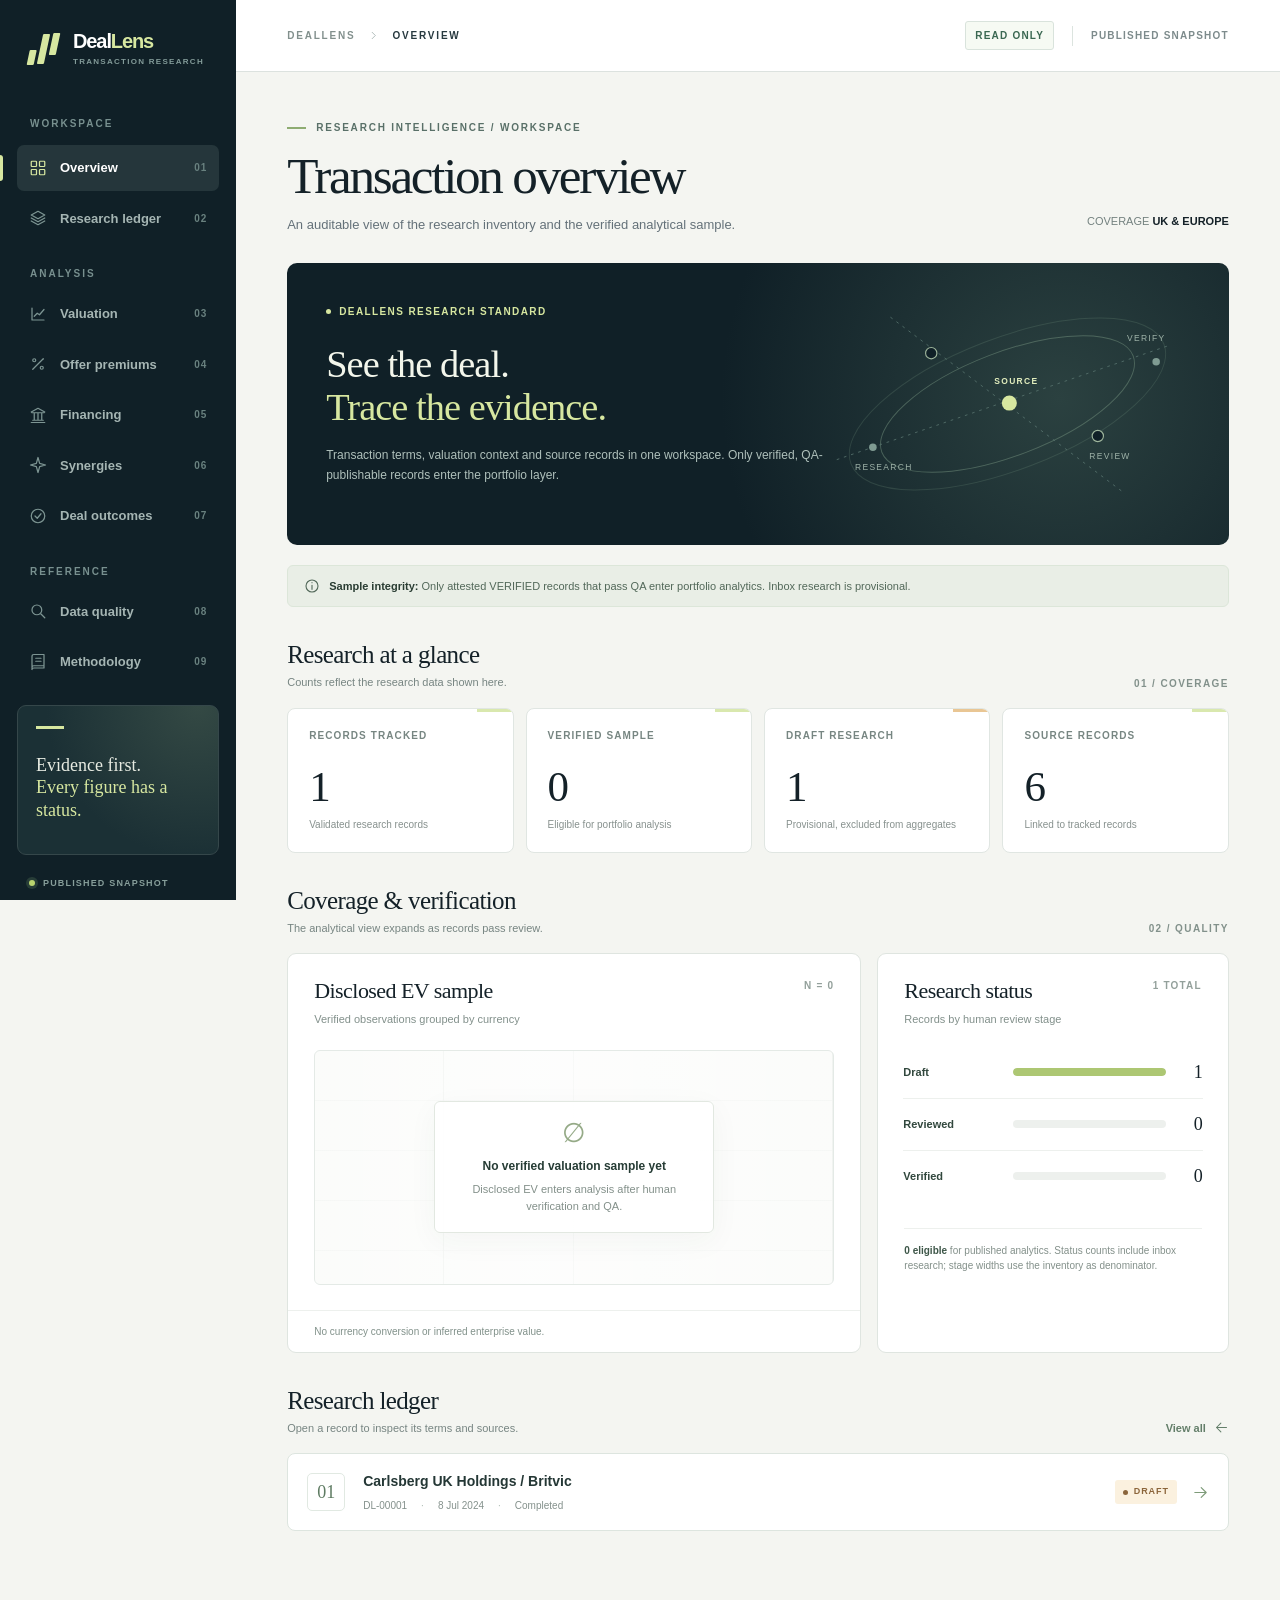
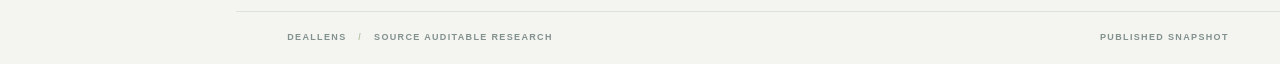
<file: index.html>
<!doctype html>
<html lang="en">
<head>
  <meta charset="utf-8">
  <meta name="viewport" content="width=device-width, initial-scale=1">
  <meta name="theme-color" content="#101a20">
  <meta name="description" content="DealLens M&A research workspace with source linked transaction records and verified portfolio analytics.">
  <title>DealLens | Research workspace</title>
  <style>
:root{--ink:#142128;--ink-2:#1d3038;--muted:#647179;--subtle:#8a9699;--line:#dce2df;--paper:#f4f5f1;--white:#fff;--lime:#d7e7a0;--signal:#b9d46e;--amber:#e8b877;--rust:#a6563b;--sidebar:#102027;--sidebar-line:#2b3b40;--serif:Georgia,"Times New Roman",serif;--sans:Inter,"Aptos","Segoe UI",Arial,sans-serif}
*{box-sizing:border-box}html{scroll-behavior:smooth}body{margin:0;background:var(--paper);color:var(--ink);font:14px/1.5 var(--sans);-webkit-font-smoothing:antialiased}button,input{font:inherit}button{cursor:pointer}a{color:inherit;text-decoration:none}svg{width:20px;height:20px;fill:none;stroke:currentColor;stroke-width:1.65;stroke-linecap:round;stroke-linejoin:round}.icon-library{position:absolute;width:0;height:0;overflow:hidden}::selection{background:#d7e7a0;color:#17282c}
.app-shell{min-height:100vh;display:grid;grid-template-columns:236px minmax(0,1fr)}.sidebar{position:sticky;top:0;height:100vh;background:var(--sidebar);color:#d4dfd9;display:flex;flex-direction:column;padding:29px 17px 20px;z-index:12}.brand{display:flex;align-items:center;gap:12px;padding:2px 13px 20px}.brand-mark{height:32px;width:31px;display:flex;align-items:center;gap:3px;transform:skew(-12deg)}.brand-mark span{width:7px;background:var(--lime);border-radius:1px}.brand-mark span:nth-child(1){height:15px;align-self:flex-end}.brand-mark span:nth-child(2){height:30px}.brand-mark span:nth-child(3){height:22px;align-self:flex-start}.brand-copy{font-size:20px;font-weight:750;letter-spacing:-.055em;color:#fff;line-height:1}.brand-copy span{color:var(--lime)}.brand-copy small{display:block;color:#839b99;font-size:8px;letter-spacing:.16em;font-weight:700;margin-top:7px}.sidebar-rule{height:1px;background:var(--sidebar-line);margin:0 13px 30px}.sidebar-label{font-size:10px;letter-spacing:.2em;font-weight:700;color:#78908f;margin:0 13px 14px}.primary-nav{display:grid;gap:5px}.primary-nav a{display:flex;align-items:center;gap:13px;padding:13px 12px;border-radius:7px;color:#a5b5b3;font-size:13px;font-weight:550;transition:background .2s,color .2s}.primary-nav a svg{width:18px;height:18px;stroke:#7d9593}.primary-nav a:hover,.primary-nav a.active{background:#25363b;color:#fff}.primary-nav a.active:before{content:"";position:absolute;left:0;height:26px;width:3px;background:var(--lime);border-radius:0 3px 3px 0}.primary-nav a.active svg{stroke:var(--lime)}.nav-key{margin-left:auto;color:#69817f;font-size:10px;letter-spacing:.08em}.sidebar-bottom{margin-top:auto}.sidebar-note{border:1px solid #35474a;border-radius:9px;padding:20px 18px 16px;min-height:150px;background:radial-gradient(circle at 90% 0,#344944 0,transparent 65%),#1b3035}.small-accent{display:block;height:3px;width:28px;background:var(--lime)}.sidebar-note p{font-family:var(--serif);font-size:18px;line-height:1.25;margin:25px 0 0;color:#e7ebe2}.sidebar-note strong{font-weight:400;color:var(--lime)}.sidebar-context{display:flex;align-items:center;gap:8px;color:#879e9a;font-size:9px;font-weight:700;letter-spacing:.13em;padding:22px 12px 0}.live-dot{width:6px;height:6px;background:var(--signal);border-radius:50%;box-shadow:0 0 0 3px #273d37}
.main-column{min-width:0;display:flex;flex-direction:column}.topbar{height:72px;flex-shrink:0;background:#fff;border-bottom:1px solid var(--line);display:flex;align-items:center;justify-content:space-between;padding:0 clamp(24px,4vw,60px)}.breadcrumbs{display:flex;align-items:center;gap:13px;font-size:10px;letter-spacing:.18em;font-weight:750;color:#82908d}.breadcrumbs strong{color:#283a40}.breadcrumbs svg{width:11px;height:11px;stroke:#9caba9}.topbar-right{display:flex;align-items:center;gap:18px;color:#7d8b8c;font-size:10px;letter-spacing:.12em;font-weight:700}.read-only{border:1px solid #d9e3dc;border-radius:3px;padding:6px 9px;color:#3b6852;background:#f6faf3}.topbar-divider{width:1px;height:20px;background:#dce4df}.mobile-menu{display:none}.footer{margin-top:auto;display:flex;justify-content:space-between;gap:20px;border-top:1px solid var(--line);padding:19px clamp(24px,4vw,60px);font-size:9px;color:#82918e;font-weight:750;letter-spacing:.15em}.footer-dot{color:#b5c6a4;padding:0 8px}
main{padding:44px clamp(24px,4vw,60px) 80px;max-width:1640px;width:100%;margin:0 auto;min-height:calc(100vh - 123px)}.eyebrow{font-size:10px;letter-spacing:.18em;font-weight:800;color:#597068;text-transform:uppercase}.eyebrow:before{content:"";display:inline-block;width:19px;height:2px;background:#8eac72;vertical-align:middle;margin-right:10px}.page-heading{display:flex;justify-content:space-between;gap:28px;align-items:end;margin:12px 0 28px}.page-heading h1{font-family:var(--serif);font-size:clamp(38px,4vw,58px);line-height:1.06;font-weight:400;letter-spacing:-.045em;margin:0}.page-heading p{color:var(--muted);font-size:13px;margin:12px 0 0;max-width:560px}.heading-aside{font-size:11px;color:#73817f;white-space:nowrap;padding-bottom:5px}.heading-aside strong{color:var(--ink)}
.hero{background:var(--sidebar);color:#f3f6eb;border-radius:10px;position:relative;overflow:hidden;min-height:255px;display:grid;grid-template-columns:1.15fr .85fr;padding:36px 39px}.hero:before{content:"";position:absolute;inset:0;background:radial-gradient(circle at 82% 48%,#2b4140 0,transparent 43%);pointer-events:none}.hero-copy{position:relative;z-index:1}.hero-tag{display:inline-flex;align-items:center;gap:8px;color:var(--lime);font-size:10px;font-weight:750;letter-spacing:.14em}.hero-tag:before{content:"";height:5px;width:5px;background:var(--lime);border-radius:50%}.hero h2{font:400 clamp(28px,3vw,42px)/1.12 var(--serif);letter-spacing:-.025em;max-width:565px;margin:23px 0 16px}.hero h2 em{font-style:normal;color:var(--lime)}.hero p{max-width:510px;color:#afc0bb;font-size:12px;line-height:1.7;margin:0}.hero-art{position:relative;min-height:180px;display:flex;align-items:center;justify-content:center}.hero-art svg{width:min(100%,390px);height:210px;stroke:none;overflow:visible}.hero-art .orbit{fill:none;stroke:#6d8a78;stroke-width:1;opacity:.55}.hero-art .orbit.faint{opacity:.26}.hero-art .axis{stroke:#526c68;stroke-width:1;stroke-dasharray:2 6}.hero-art .node{fill:#d7e7a0}.hero-art .node.secondary{fill:#7f9b92}.hero-art .node.hollow{fill:#102027;stroke:#9db49b;stroke-width:1.2}.hero-art text{font:9px var(--sans);fill:#9fb3a9;letter-spacing:1.4px}.hero-art .t-strong{fill:#e2edbd;font-weight:700}
.status-strip{display:flex;gap:9px;align-items:center;margin:20px 0 33px;background:#e9eee6;border:1px solid #dce6d9;color:#526859;border-radius:6px;padding:12px 16px;font-size:11px;line-height:1.5}.status-strip svg{width:16px;height:16px;flex:none}.status-strip strong{color:#293c32}
.section-head{display:flex;align-items:end;justify-content:space-between;gap:18px;margin:34px 0 17px}.section-head h2{font:400 25px/1.15 var(--serif);letter-spacing:-.025em;margin:0}.section-head p{margin:4px 0 0;color:#778582;font-size:11px}.section-head .section-index{font-size:10px;color:#82918b;letter-spacing:.14em;font-weight:700}.metric-grid{display:grid;grid-template-columns:repeat(4,minmax(0,1fr));gap:12px}.metric-card{background:white;border:1px solid #e0e6e2;border-radius:8px;padding:19px 21px 18px;min-height:137px;position:relative;overflow:hidden}.metric-card:after{content:"";position:absolute;right:0;top:0;width:36px;height:3px;background:#d9e8ae}.metric-card:nth-child(3):after{background:#e9c694}.metric-label{display:block;color:#778682;font-size:10px;font-weight:750;letter-spacing:.11em;text-transform:uppercase}.metric-number{font:400 43px/1.1 var(--serif);letter-spacing:-.04em;margin:20px 0 3px}.metric-note{color:#87918e;font-size:10px}.metric-note strong{color:#546b59}.content-grid{display:grid;grid-template-columns:minmax(0,1.47fr) minmax(280px,.9fr);gap:16px}.panel{background:white;border:1px solid #dfe5e0;border-radius:9px;overflow:hidden}.panel-head{display:flex;align-items:start;justify-content:space-between;gap:15px;padding:24px 26px 0}.panel-head h3{font:400 22px/1.2 var(--serif);letter-spacing:-.025em;margin:0}.panel-head p{color:#82908b;font-size:11px;margin:7px 0 0}.panel-kicker{color:#93a09b;font-size:10px;font-weight:750;letter-spacing:.12em}.empty-chart{height:235px;position:relative;margin:22px 26px 25px;border:1px solid #e4eae6;border-radius:6px;display:flex;align-items:center;justify-content:center;text-align:center;overflow:hidden;background:repeating-linear-gradient(to right,transparent 0,transparent calc(25% - 1px),#edf0ed calc(25% - 1px),#edf0ed 25%),repeating-linear-gradient(to bottom,#fafbf9 0,#fafbf9 49px,#edf0ed 50px)}.empty-chart:after{content:"";position:absolute;inset:0;background:linear-gradient(90deg,rgba(255,255,255,.2),rgba(255,255,255,.65) 42%,rgba(255,255,255,.2));pointer-events:none}.empty-chart .empty-message{position:relative;z-index:1;background:rgba(255,255,255,.94);border:1px solid #e2e8e1;border-radius:6px;padding:18px 24px;max-width:280px;box-shadow:0 8px 30px #2940380b}.empty-chart .empty-message span{display:block;font:400 27px/1 var(--serif);color:#95aa87;margin-bottom:8px}.empty-chart strong{font-size:12px;color:#263c35}.empty-chart p{font-size:11px;color:#83908a;line-height:1.5;margin:5px 0 0}.chart-bars{height:235px;display:flex;gap:15px;align-items:end;margin:20px 27px 26px;padding:10px 8px 27px;border-bottom:1px solid #dae3dc}.chart-bar{flex:1;max-width:75px;min-height:2px;background:#adc773;border-radius:3px 3px 0 0;position:relative}.chart-bar span{position:absolute;bottom:-24px;left:50%;transform:translateX(-50%);font-size:10px;white-space:nowrap;color:#667c70}.chart-bar b{position:absolute;top:-23px;left:50%;transform:translateX(-50%);font-size:10px;color:#334b3a}.panel-bottom{border-top:1px solid #edf0ed;padding:13px 26px;color:#81918a;font-size:10px}.pipeline{padding:19px 25px 23px}.pipeline-row{display:grid;grid-template-columns:98px 1fr 25px;align-items:center;gap:12px;padding:15px 0;border-bottom:1px solid #edf0ed}.pipeline-row:last-child{border-bottom:0}.pipeline-row .stage{font-size:11px;font-weight:650;color:#31473d}.pipeline-row .track{height:8px;border-radius:10px;background:#edf0ed;overflow:hidden}.pipeline-row .fill{display:block;height:100%;min-width:0;background:#adc773;border-radius:10px}.pipeline-row:nth-child(2) .fill{background:#d3bd91}.pipeline-row:nth-child(3) .fill{background:#436c5b}.pipeline-row strong{font:400 18px var(--serif);text-align:right}.pipeline-caption{margin:3px 26px 22px;padding-top:14px;border-top:1px solid #edf0ed;color:#83908a;font-size:10px;line-height:1.5}.pipeline-caption strong{color:#3e5749}
.record-row{display:grid;grid-template-columns:38px minmax(0,1fr) auto;gap:18px;align-items:center;background:#fff;border:1px solid #dde5df;border-radius:8px;padding:17px 19px;transition:border-color .2s,transform .2s}.record-row:hover{border-color:#a9c597;transform:translateY(-1px)}.record-index{display:flex;align-items:center;justify-content:center;width:38px;height:38px;border:1px solid #e1e9e2;border-radius:5px;color:#5e7b62;font:400 18px var(--serif)}.record-title{font-size:14px;font-weight:670;color:#243735}.record-meta{display:flex;flex-wrap:wrap;gap:8px 14px;margin-top:6px;font-size:10px;color:#84918c}.record-meta span+span:before{content:"·";margin-right:14px;color:#adbab2}.record-trailing{display:flex;align-items:center;gap:15px}.record-trailing svg{width:17px;height:17px;color:#7e9b79}.badge{display:inline-flex;align-items:center;gap:6px;padding:5px 8px;border-radius:3px;text-transform:uppercase;font-size:9px;font-weight:800;letter-spacing:.1em;white-space:nowrap}.badge:before{content:"";height:5px;width:5px;background:currentColor;border-radius:50%}.badge.draft{color:#8b653b;background:#fbf1df}.badge.reviewed{color:#496a82;background:#eaf2f7}.badge.verified{color:#427451;background:#e9f4e8}.empty-list{background:#fff;border:1px dashed #cbd9cf;border-radius:8px;padding:28px;color:#788781;font-size:12px}
.toolbar{display:flex;gap:10px;align-items:center;margin:25px 0 17px}.search-box{display:flex;align-items:center;gap:11px;flex:1;background:#fff;border:1px solid #dae3dd;border-radius:6px;padding:0 13px;max-width:510px}.search-box svg{width:17px;height:17px;color:#85958c}.search-box input{border:0;outline:0;height:43px;width:100%;background:none;color:#22352d;font-size:12px}.search-box:focus-within{border-color:#8ea977;box-shadow:0 0 0 3px #dcebc86b}.filter-tabs{display:flex;gap:4px;margin-left:auto;background:#e9ede7;border-radius:6px;padding:4px}.filter-tabs button{background:transparent;border:0;border-radius:4px;color:#74837b;font-size:10px;font-weight:700;letter-spacing:.04em;padding:8px 11px}.filter-tabs button.active{background:#fff;box-shadow:0 1px 4px #1b372010;color:#294233}.research-list{display:grid;gap:10px}.research-note{font-size:11px;color:#7e8b84;margin-top:16px}.research-note svg{width:14px;height:14px;vertical-align:-3px;margin-right:4px}
.case-top{display:flex;align-items:center;gap:12px;margin-bottom:15px}.back-link{display:inline-flex;gap:8px;align-items:center;color:#637e69;font-size:11px;font-weight:700}.back-link svg{width:15px;height:15px;transform:rotate(180deg)}.case-intro{display:flex;justify-content:space-between;align-items:end;gap:20px}.case-intro h1{font:400 clamp(36px,4.2vw,62px)/1.05 var(--serif);letter-spacing:-.045em;margin:14px 0 10px}.case-subtitle{color:#687c73;font-size:13px;margin:0}.case-actions{display:flex;gap:10px;align-items:center;padding-bottom:4px}.ghost-button{display:inline-flex;gap:8px;align-items:center;border:1px solid #cad9cd;background:#fff;border-radius:5px;padding:9px 12px;font-size:10px;font-weight:750;color:#47644f}.ghost-button:hover{border-color:#7caa70}.ghost-button svg{width:14px;height:14px}.draft-banner{display:flex;gap:13px;padding:15px 17px;margin:29px 0 18px;background:#fbf2e5;border:1px solid #f0dfc1;border-left:3px solid #d5a35e;border-radius:5px;color:#7b603d;font-size:11px;line-height:1.55}.draft-banner svg{flex:none;width:18px;height:18px}.draft-banner strong{display:block;color:#614928;font-size:12px;margin-bottom:2px}.case-flow{background:var(--sidebar);color:white;border-radius:9px;padding:26px 31px 25px;overflow:hidden}.flow-header{display:flex;justify-content:space-between;color:#9eb3a9;font-size:10px;letter-spacing:.12em;font-weight:750}.flow-header span:last-child{color:#d6e4ad}.flow-line{display:grid;grid-template-columns:minmax(0,1fr) minmax(100px,.65fr) minmax(0,1fr);align-items:center;gap:10px;margin-top:30px}.flow-entity small{display:block;font-size:9px;letter-spacing:.15em;color:#8ba79c;font-weight:750;margin-bottom:10px}.flow-entity strong{font:400 clamp(20px,2.2vw,31px)/1.12 var(--serif);letter-spacing:-.02em;display:block}.flow-entity.right{text-align:right}.flow-entity.right strong{color:#deebbc}.flow-connector{height:2px;background:#6c8c80;position:relative}.flow-connector:before{content:"";width:11px;height:11px;border-radius:50%;background:var(--lime);position:absolute;top:-5px;left:0}.flow-connector:after{content:"";width:10px;height:10px;border-right:2px solid var(--lime);border-top:2px solid var(--lime);transform:rotate(45deg);position:absolute;right:1px;top:-5px}.flow-connector span{position:absolute;left:50%;transform:translateX(-50%);top:-26px;color:#d4e3ae;font-size:10px;white-space:nowrap;font-weight:700}.flow-caption{display:flex;justify-content:space-between;gap:20px;margin-top:34px;border-top:1px solid #3a5352;padding-top:15px;color:#9cb3a8;font-size:10px}.flow-caption strong{color:#d9e8c0;font-weight:600}.case-grid{display:grid;grid-template-columns:minmax(0,1.35fr) minmax(290px,.82fr);gap:16px;margin-top:16px}.case-grid .panel{padding-bottom:4px}.facts-list{padding:7px 25px 15px}.fact-row{display:grid;grid-template-columns:145px 1fr;gap:15px;align-items:start;padding:15px 0;border-bottom:1px solid #edf0ed}.fact-row:last-child{border-bottom:0}.fact-label{font-size:10px;font-weight:750;letter-spacing:.06em;color:#77867e;text-transform:uppercase;margin-top:3px}.fact-main strong{display:block;font:400 21px/1.15 var(--serif);letter-spacing:-.025em}.fact-main small{display:block;color:#7f8c83;font-size:10px;margin-top:5px;line-height:1.45}.source-pills{display:flex;gap:5px;flex-wrap:wrap;margin-top:8px}.source-pills a{display:inline-flex;align-items:center;gap:3px;color:#456c52;background:#ecf3e7;padding:3px 6px;border-radius:2px;font-size:9px;font-weight:750}.source-pills a:hover{text-decoration:underline}.source-pills svg{width:10px;height:10px}.absence{font-size:12px;color:#a3b0a7}.quality-list{padding:18px 26px 22px}.quality-stat{display:flex;justify-content:space-between;align-items:center;padding:10px 0;border-bottom:1px solid #edf0ed;color:#718278;font-size:11px}.quality-stat strong{color:#293e34;font:400 17px var(--serif)}.blocker{display:flex;gap:9px;border-radius:4px;background:#f9f0e8;color:#835a40;padding:10px 11px;margin-top:13px;font-size:10px;line-height:1.45}.blocker svg{flex:none;width:15px;height:15px}.quality-hint{font-size:10px;color:#849188;margin:12px 0 0}.source-section{margin-top:16px}.source-list{padding:8px 26px 15px}.source-link{display:grid;grid-template-columns:44px 1fr 15px;gap:12px;align-items:start;padding:14px 0;border-bottom:1px solid #edf0ed}.source-link:last-child{border-bottom:0}.source-id{color:#50745a;font-size:10px;font-weight:800;letter-spacing:.06em;padding-top:2px}.source-link strong{display:block;color:#30443b;font-size:11px;font-weight:650}.source-link:hover strong{text-decoration:underline}.source-link small{display:block;margin-top:4px;color:#8a9890;font-size:9px;text-transform:uppercase;letter-spacing:.08em}.source-link svg{width:14px;height:14px;color:#849a88}
.method-intro{display:grid;grid-template-columns:1.2fr .8fr;gap:32px;align-items:end;margin-bottom:34px}.method-intro h1{font:400 clamp(39px,4.2vw,61px)/1.05 var(--serif);letter-spacing:-.045em;margin:13px 0 0}.method-intro p{margin:0;color:#687a71;font-size:13px;line-height:1.7;max-width:420px}.method-flow{background:#fff;border:1px solid #dde6db;border-radius:9px;padding:30px 33px}.method-steps{display:grid;grid-template-columns:repeat(3,1fr);gap:28px;position:relative}.method-steps:before{content:"";position:absolute;top:23px;left:16%;right:16%;height:1px;background:#bfcfc0}.method-step{position:relative;z-index:1}.method-node{height:46px;width:46px;border-radius:50%;background:#e8f1d8;color:#3f654a;display:flex;align-items:center;justify-content:center;font:400 20px var(--serif);border:6px solid white;box-shadow:0 0 0 1px #d8e4d3}.method-step:nth-child(2) .method-node{background:#f6ebda;color:#8e6b44}.method-step:nth-child(3) .method-node{background:#dce9d9;color:#38694b}.method-step h3{font:400 22px var(--serif);margin:17px 0 5px}.method-step p{color:#74847a;font-size:11px;line-height:1.6;max-width:230px;margin:0}.method-index{font-size:9px;font-weight:800;letter-spacing:.15em;color:#809889}.method-rule{border-top:1px solid #e6ece6;margin:31px 0 25px}.method-criteria{display:grid;grid-template-columns:repeat(3,1fr);gap:24px}.method-criteria strong{font-size:11px;color:#293e34}.method-criteria p{font-size:10px;color:#829189;margin:6px 0 0;line-height:1.6}.definition-grid{display:grid;grid-template-columns:repeat(2,1fr);gap:12px;margin-top:16px}.definition-card{padding:22px 24px;background:white;border:1px solid #dfe7de;border-radius:7px}.definition-card span{font-size:9px;letter-spacing:.12em;color:#779077;font-weight:750}.definition-card h3{font:400 21px var(--serif);margin:11px 0 7px}.definition-card p{font-size:11px;line-height:1.65;color:#7c8c82;margin:0}.loading-state{padding:100px 20px;text-align:center;color:#7d8d84}.loading-symbol{height:27px;width:27px;border:2px solid #ccd9c9;border-top-color:#5a8054;border-radius:50%;animation:spin .8s linear infinite;margin:auto}@keyframes spin{to{transform:rotate(360deg)}}.error-state{background:#fff4eb;border:1px solid #ebd1be;border-radius:7px;padding:24px;color:#734832}.error-state h2{font:400 28px var(--serif);margin:0 0 6px}
@media(max-width:1150px){.app-shell{grid-template-columns:208px 1fr}.sidebar{padding-left:12px;padding-right:12px}.metric-grid{grid-template-columns:repeat(2,1fr)}.hero{grid-template-columns:1.2fr .8fr}.hero-art svg{width:280px}.content-grid,.case-grid{grid-template-columns:1fr 1fr}.panel-head{padding:21px 20px 0}.pipeline{padding-left:19px;padding-right:19px}}
@media(max-width:850px){.app-shell{grid-template-columns:1fr}.sidebar{position:fixed;left:0;top:0;width:240px;transform:translateX(-100%);transition:transform .2s ease;box-shadow:0 10px 40px #15241b44}.sidebar.open{transform:translateX(0)}.mobile-menu{display:grid;gap:3px;background:transparent;border:0;padding:7px;margin-left:-7px}.mobile-menu span{display:block;width:18px;height:2px;background:#425a4b}.topbar{justify-content:flex-start;gap:18px}.topbar-right{margin-left:auto}.hero{grid-template-columns:1fr}.hero-art{position:absolute;opacity:.3;right:-50px;top:12px;bottom:0}.hero-copy{max-width:600px}.content-grid,.case-grid{grid-template-columns:1fr}.method-intro{grid-template-columns:1fr;gap:13px}}
@media(max-width:600px){main{padding:27px 17px 60px}.topbar{height:61px;padding:0 19px}.topbar-clock,.topbar-divider{display:none}.breadcrumbs{gap:7px;font-size:9px}.footer{padding:18px 17px;font-size:8px}.footer span:last-child{display:none}.page-heading{display:block;margin-bottom:22px}.heading-aside{margin-top:12px}.page-heading h1{font-size:40px}.hero{padding:28px 24px;min-height:245px}.hero h2{font-size:31px}.hero-art{display:none}.metric-grid{gap:8px}.metric-card{min-height:125px;padding:16px}.metric-number{font-size:37px}.section-head{margin-top:29px}.record-row{gap:10px;padding:14px 12px;grid-template-columns:30px 1fr auto}.record-index{height:30px;width:30px;font-size:15px}.record-title{font-size:12px}.record-meta{gap:2px 8px}.record-meta span+span:before{margin-right:8px}.record-trailing{gap:5px}.record-trailing svg{display:none}.toolbar{display:block}.search-box{max-width:none}.filter-tabs{margin-top:9px;width:max-content}.case-intro{display:block}.case-actions{margin-top:19px}.case-flow{padding:23px 19px}.flow-line{grid-template-columns:1fr 52px 1fr;gap:5px}.flow-entity strong{font-size:19px}.flow-connector span{font-size:9px}.flow-caption{display:block;line-height:1.7}.fact-row{grid-template-columns:115px 1fr}.facts-list{padding-left:18px;padding-right:18px}.source-list{padding-left:18px;padding-right:18px}.method-flow{padding:24px 20px}.method-steps,.method-criteria,.definition-grid{grid-template-columns:1fr;gap:19px}.method-steps:before{top:25px;bottom:28px;left:22px;right:auto;width:1px;height:auto}.method-step{display:grid;grid-template-columns:46px 1fr;column-gap:15px}.method-step h3{margin:2px 0 3px}.method-step p{grid-column:2}.method-index{grid-column:2;grid-row:1;align-self:end;margin-bottom:2px}.method-node{grid-row:1/4}.method-criteria{gap:13px}}
@media(max-width:600px){.flow-caption{display:grid;gap:8px}.flow-caption span{display:flex;justify-content:space-between;gap:10px}}
.sidebar{overflow-y:auto}.sidebar-group{margin-top:25px;margin-bottom:10px}.sidebar-bottom{padding-top:20px}
.analysis-grid{display:grid;grid-template-columns:repeat(2,minmax(0,1fr));gap:16px}.analysis-grid .analysis-panel:first-child:nth-last-child(3){grid-column:1/-1}.analysis-panel{min-width:0}.analysis-body{padding:20px 26px 25px}.empty-analysis{border:1px dashed #cad8cb;background:#f8faf6;border-radius:6px;padding:24px;color:#66796c}.empty-analysis strong{display:block;color:#304638;font:400 20px var(--serif)}.empty-analysis p{font-size:11px;line-height:1.6;margin:7px 0 0}.cohort-block+.cohort-block{border-top:1px solid #e3eae3;margin-top:22px;padding-top:22px}.cohort-heading{display:flex;justify-content:space-between;gap:12px;color:#527258;font-size:10px;font-weight:750;letter-spacing:.09em;text-transform:uppercase}.cohort-heading strong{color:#697a6d}.cohort-stats{display:grid;grid-template-columns:repeat(3,minmax(0,1fr));gap:9px;margin-top:17px}.cohort-stats div{background:#f5f8f2;border:1px solid #e3eae0;border-radius:5px;padding:12px}.cohort-stats small{display:block;font-size:9px;color:#7b8d7d;letter-spacing:.08em}.cohort-stats strong{display:block;margin-top:7px;font:400 22px var(--serif);color:#253d30;overflow-wrap:anywhere}.basis-detail{margin-top:16px;font-size:11px;color:#62766a}.basis-detail summary{cursor:pointer;font-weight:700}.basis-detail p{line-height:1.6;overflow-wrap:anywhere;margin:8px 0 0}.observation-list{display:grid;gap:0;margin-top:16px;border-top:1px solid #e8eee8}.observation-row{display:grid;grid-template-columns:1fr auto 16px;align-items:center;gap:10px;padding:10px 0;border-bottom:1px solid #e8eee8;font-size:11px;color:#5e7463}.observation-row strong{color:#2f4935}.observation-row svg{width:13px;height:13px}.observation-row:hover span{text-decoration:underline}.outcome-metrics{grid-template-columns:repeat(3,minmax(0,1fr))}.outcome-panel{margin-top:20px}.outcome-row{display:flex;justify-content:space-between;padding:13px 0;border-bottom:1px solid #e8eee8;color:#586d5e;font-size:12px}.outcome-row:last-child{border-bottom:0}.outcome-row strong{font:400 18px var(--serif);color:#263d30}.quality-records{padding:13px 26px 23px}.quality-record{display:grid;grid-template-columns:minmax(0,1fr) auto 16px;gap:17px;align-items:center;border-bottom:1px solid #e8eee8;padding:15px 0}.quality-record:last-child{border-bottom:0}.quality-record strong{display:block;color:#283f32;font-size:12px}.quality-record small{display:block;color:#7d8d81;font-size:10px;margin-top:5px}.quality-record>span:nth-child(2){text-align:right}.quality-record>svg{width:15px;height:15px;color:#68846c}.quality-record:hover strong{text-decoration:underline}
@media(max-width:850px){.analysis-grid{grid-template-columns:1fr}.analysis-grid .analysis-panel:first-child:nth-last-child(3){grid-column:auto}}
@media(max-width:600px){.analysis-body,.quality-records{padding:17px}.cohort-stats{gap:5px}.cohort-stats div{padding:10px 7px}.cohort-stats small{font-size:8px}.cohort-stats strong{font-size:17px}.outcome-metrics{grid-template-columns:1fr}.quality-record{grid-template-columns:1fr 15px}.quality-record>span:nth-child(2){grid-column:1;text-align:left;grid-row:2}.quality-record>svg{grid-column:2;grid-row:1/3}.quality-record>span:nth-child(2) small{margin-top:6px}}
@media(prefers-reduced-motion:reduce){*{scroll-behavior:auto!important;animation:none!important;transition:none!important}}

</style>
</head>
<body>
  <svg class="icon-library" xmlns="http://www.w3.org/2000/svg" aria-hidden="true">
    <symbol id="i-grid" viewBox="0 0 24 24"><rect x="3" y="3" width="7" height="7" rx="1"/><rect x="14" y="3" width="7" height="7" rx="1"/><rect x="3" y="14" width="7" height="7" rx="1"/><rect x="14" y="14" width="7" height="7" rx="1"/></symbol>
    <symbol id="i-layers" viewBox="0 0 24 24"><path d="m12 3 9 5-9 5-9-5 9-5Zm-9 9 9 5 9-5M3 16l9 5 9-5"/></symbol>
    <symbol id="i-route" viewBox="0 0 24 24"><circle cx="5" cy="6" r="2"/><circle cx="19" cy="18" r="2"/><path d="M7 6h9a3 3 0 0 1 0 6H8a3 3 0 0 0 0 6h9"/></symbol>
    <symbol id="i-book" viewBox="0 0 24 24"><path d="M4 4.5A2.5 2.5 0 0 1 6.5 2H20v18H6.5A2.5 2.5 0 0 0 4 22V4.5ZM4 19.5A2.5 2.5 0 0 1 6.5 17H20"/><path d="M9 7h7M9 11h7"/></symbol>
    <symbol id="i-search" viewBox="0 0 24 24"><circle cx="10.5" cy="10.5" r="6.5"/><path d="m16 16 5 5"/></symbol>
    <symbol id="i-arrow" viewBox="0 0 24 24"><path d="M4 12h16m-7-7 7 7-7 7"/></symbol>
    <symbol id="i-external" viewBox="0 0 24 24"><path d="M14 4h6v6M20 4l-9 9"/><path d="M20 14v6H4V4h6"/></symbol>
    <symbol id="i-chevron" viewBox="0 0 24 24"><path d="m9 5 7 7-7 7"/></symbol>
    <symbol id="i-info" viewBox="0 0 24 24"><circle cx="12" cy="12" r="9"/><path d="M12 11v6m0-10h.01"/></symbol>
    <symbol id="i-download" viewBox="0 0 24 24"><path d="M12 3v12m-4-4 4 4 4-4M4 17v4h16v-4"/></symbol>
    <symbol id="i-chart" viewBox="0 0 24 24"><path d="M4 20V4M4 20h16M7 15l4-4 3 2 6-7"/></symbol>
    <symbol id="i-percent" viewBox="0 0 24 24"><circle cx="7" cy="7" r="2"/><circle cx="17" cy="17" r="2"/><path d="M5 19 19 5"/></symbol>
    <symbol id="i-bank" viewBox="0 0 24 24"><path d="m3 8 9-5 9 5M4 9h16M5 19h14M3 22h18M7 10v8m5-8v8m5-8v8"/></symbol>
    <symbol id="i-spark" viewBox="0 0 24 24"><path d="m12 2 2.2 7.8L22 12l-7.8 2.2L12 22l-2.2-7.8L2 12l7.8-2.2L12 2Z"/></symbol>
    <symbol id="i-check" viewBox="0 0 24 24"><circle cx="12" cy="12" r="9"/><path d="m8 12 3 3 5-6"/></symbol>
  </svg>

  <div class="app-shell">
    <aside class="sidebar" id="sidebar" aria-label="Primary navigation">
      <a class="brand" href="#overview" aria-label="DealLens overview">
        <span class="brand-mark" aria-hidden="true"><span></span><span></span><span></span></span>
        <span class="brand-copy">Deal<span>Lens</span><small>TRANSACTION RESEARCH</small></span>
      </a>
      <div class="sidebar-rule"></div>
      <p class="sidebar-label">WORKSPACE</p>
      <nav class="primary-nav">
        <a href="#overview" data-nav="overview"><svg><use href="#i-grid"/></svg>Overview<span class="nav-key">01</span></a>
        <a href="#research" data-nav="research"><svg><use href="#i-layers"/></svg>Research ledger<span class="nav-key">02</span></a>
      </nav>
      <p class="sidebar-label sidebar-group">ANALYSIS</p>
      <nav class="primary-nav">
        <a href="#valuation" data-nav="valuation"><svg><use href="#i-chart"/></svg>Valuation<span class="nav-key">03</span></a>
        <a href="#premiums" data-nav="premiums"><svg><use href="#i-percent"/></svg>Offer premiums<span class="nav-key">04</span></a>
        <a href="#financing" data-nav="financing"><svg><use href="#i-bank"/></svg>Financing<span class="nav-key">05</span></a>
        <a href="#synergies" data-nav="synergies"><svg><use href="#i-spark"/></svg>Synergies<span class="nav-key">06</span></a>
        <a href="#outcomes" data-nav="outcomes"><svg><use href="#i-check"/></svg>Deal outcomes<span class="nav-key">07</span></a>
      </nav>
      <p class="sidebar-label sidebar-group">REFERENCE</p>
      <nav class="primary-nav">
        <a href="#quality" data-nav="quality"><svg><use href="#i-search"/></svg>Data quality<span class="nav-key">08</span></a>
        <a href="#methodology" data-nav="methodology"><svg><use href="#i-book"/></svg>Methodology<span class="nav-key">09</span></a>
      </nav>
      <div class="sidebar-bottom">
        <div class="sidebar-note"><span class="small-accent"></span><p>Evidence first.<br><strong>Every figure has a status.</strong></p></div>
        <div class="sidebar-context"><span class="live-dot"></span><span id="sidebar-mode">LOCAL WORKSPACE</span></div>
      </div>
    </aside>

    <div class="main-column">
      <header class="topbar">
        <button class="mobile-menu" id="menu-button" type="button" aria-label="Toggle navigation" aria-expanded="false"><span></span><span></span><span></span></button>
        <div class="breadcrumbs"><span>DEALLENS</span><svg><use href="#i-chevron"/></svg><strong id="breadcrumb">OVERVIEW</strong></div>
        <div class="topbar-right"><span class="read-only">READ ONLY</span><span class="topbar-divider"></span><span class="topbar-clock" id="clock">LOCAL RESEARCH</span></div>
      </header>
      <main id="app" tabindex="-1" aria-live="polite">
        <div class="loading-state"><div class="loading-symbol"></div><p>Opening research workspace…</p></div>
      </main>
      <noscript><p class="error-state">DealLens needs JavaScript to display the research workspace.</p></noscript>
      <footer class="footer"><span>DEALLENS <span class="footer-dot">/</span> SOURCE AUDITABLE RESEARCH</span><span id="footer-mode">LOCAL SNAPSHOT</span></footer>
    </div>
  </div>
<script>
/* Source-derived public snapshot. Regenerate with scripts/build_frontend_preview.py. */
window.DEALLENS_SNAPSHOT = {"scope":"Published research snapshot","database_connected":false,"release_version":null,"summary":{"inventory":1,"verified":0,"verified_status":0,"draft":1,"reviewed":0,"excluded":0},"portfolio":{"deal_count":0,"completion_rate":null,"completion_n":0,"completion_days_median":null,"completion_days_n":0,"status_counts":[],"ev_cohorts":[]},"metrics":{"disclosed_ev":{"eligible_n":0,"missing_n":0,"cohorts":[]},"ev_ebitda":{"eligible_n":0,"missing_n":0,"cohorts":[]},"ev_revenue":{"eligible_n":0,"missing_n":0,"cohorts":[]},"premium":{"eligible_n":0,"missing_n":0,"cohorts":[]},"cost_synergy_ev":{"eligible_n":0,"missing_n":0,"cohorts":[]},"synergy_adjusted_multiple":{"eligible_n":0,"missing_n":0,"cohorts":[]},"buyer_standalone_leverage":{"eligible_n":0,"missing_n":0,"cohorts":[]},"leverage_before_synergy":{"eligible_n":0,"missing_n":0,"cohorts":[]},"leverage_after_synergy":{"eligible_n":0,"missing_n":0,"cohorts":[]}},"deals":[{"id":"DL-00001","name":"Carlsberg UK Holdings / Britvic","bidder":"Carlsberg UK Holdings Limited","target":"Britvic plc","target_country":"GB","announcement_date":"2024-07-08","completion_date":"2025-01-16","transaction_status":"COMPLETED","review_status":"DRAFT","origin":"research/inbox","sector":null,"values":{"offer":{"amount":"13.15","currency":"GBP","unit":"currency/share","definition":"Total shareholder value including 25p special dividend","classification":"REPORTED","evidence":["ET"],"period":null,"sources":["S27"]},"equity":{"amount":"3311000000","currency":"GBP","unit":"currency","definition":"Reported rounded shareholder equity value inclusive of special dividend","classification":"REPORTED","evidence":["EEV"],"period":null,"sources":["S27"]},"enterprise":{"amount":"4104000000","currency":"GBP","unit":"currency","definition":"Reported rounded enterprise value","classification":"REPORTED","evidence":["EEV"],"period":null,"sources":["S27"]},"ev_ebitda":{"value":"13.54455445544554455445544554","unit":"ratio","currency":null,"basis":"LTM; Adjusted EBITDA before pre-IFRS16 rental charges","warnings":[],"qualifications":[]},"premium":{"value":"0.355670103092783505154639175","unit":"fraction","currency":null,"basis":"initial offer; unaffected_close","warnings":[],"qualifications":[]}},"selected_offer":{"id":"announced_total_value","date":"2024-07-08","basis":"First firm Rule 2.7 offer, including target special dividend; earlier indicative proposals are not entered"},"sources":[{"id":"S27","title":"Carlsberg / Britvic Rule 2.7 announcement","url":"https://via.ritzau.dk/ir-files/13560234/13952907/13641/2.7%20Announcement_Recommended%20offer%20to%20acquire%20Britvic%20plc.pdf","date":"2024-07-08","type":"ANNOUNCEMENT"},{"id":"SFY","title":"Britvic Annual Report and Accounts 2023 (issuer report mirrored by AnnualReports)","url":"https://www.annualreports.com/HostedData/AnnualReportArchive/b/LSE_BVIC_2023.pdf","date":"2023-12-05","type":"ANNUAL_REPORT"},{"id":"SH1","title":"Britvic interim results: six months ended 31 March 2024","url":"https://www.britvic.com/media/1mlaxssy/britvic-plc-interim-results-14-may-2024.pdf","date":"2024-05-15","type":"INTERIM_REPORT"},{"id":"SCOMP","title":"Scheme of arrangement becomes effective","url":"https://www.carlsberggroup.com/media/i2vbt04o/160125-announcement-of-scheme-effective-date.pdf","date":"2025-01-16","type":"ANNOUNCEMENT"},{"id":"SPUB","title":"Publication of scheme document announcement (not the full scheme)","url":"https://www.carlsberggroup.com/media/ctoc5uiy/publication-of-scheme-document-announcement.pdf","date":"2024-07-22","type":"ANNOUNCEMENT"},{"id":"SRES","title":"Britvic shareholder special resolution approving scheme arrangements","url":"https://data.fca.org.uk/artefacts/NSM/Portal/NI-000103290/NI-000103290.pdf","date":"2024-08-27","type":"REGULATOR"}],"evidence_count":12,"qa":{"publishable":false,"flags":[{"severity":"BLOCK_PUBLISH","code":"MANUAL_VERIFICATION_REQUIRED","message":"Owner's manual source and calculation verification is required."},{"severity":"REVIEW","code":"ASSUMPTION","message":"Researcher-supplied assumption; assess its stated basis."},{"severity":"REVIEW","code":"ASSUMPTION","message":"Researcher-supplied assumption; assess its stated basis."},{"severity":"REVIEW","code":"SOURCE_AMBIGUITY","message":"Rounded announcement value; reconstructed 302.5m. Do not substitute covenant EBITDA after rental charges."},{"severity":"REVIEW","code":"SOURCE_AMBIGUITY","message":"Rounded announcement amount; reconstructed adjusted earnings are 164.8m, not statutory net income."},{"severity":"REVIEW","code":"SOURCE_AMBIGUITY","message":"Illustrative annual window only; source says over five years, not a calendar-year earnings forecast."},{"severity":"REVIEW","code":"UNKNOWN_VALUE","message":"Explicitly unknown observation; no zero has been inferred."},{"severity":"REVIEW","code":"CALCULATION_WARNING","message":"YTD lengths differ by one day; verify leap-year comparability."},{"severity":"REVIEW","code":"CALCULATION_WARNING","message":"YTD lengths differ by one day; verify leap-year comparability."},{"severity":"REVIEW","code":"CALCULATION_WARNING","message":"YTD lengths differ by one day; verify leap-year comparability."},{"severity":"REVIEW","code":"CALCULATION_WARNING","message":"YTD lengths differ by one day; verify leap-year comparability."},{"severity":"REVIEW","code":"CALCULATION_WARNING","message":"YTD lengths differ by one day; verify leap-year comparability."},{"severity":"REVIEW","code":"CALCULATION_WARNING","message":"YTD lengths differ by one day; verify leap-year comparability."},{"severity":"REVIEW","code":"CALCULATION_WARNING","message":"Illustrative annual run-rate case, not realised earnings; implementation costs excluded from recurring EBITDA."},{"severity":"REVIEW","code":"CALCULATION_WARNING","message":"Illustrative annual run-rate case, not realised earnings; implementation costs excluded from recurring EBITDA."},{"severity":"REVIEW","code":"CALCULATION_WARNING","message":"Illustrative annual run-rate case, not realised earnings; implementation costs excluded from recurring EBITDA."},{"severity":"REVIEW","code":"LTM_RECONCILIATION","message":"Selected and reconstructed figures differ for the same period; examine definitions and source restatements."},{"severity":"REVIEW","code":"LTM_RECONCILIATION","message":"Selected and reconstructed figures differ for the same period; examine definitions and source restatements."}]}}],"policy":"Only attested VERIFIED records that pass QA enter portfolio analytics. Inbox research is provisional."};

</script>
<script>
/* DealLens interface. A configured API supplies live data; otherwise the page uses a generated snapshot. */
(() => {
  "use strict";

  const app = document.getElementById("app");
  const state = { data: null, filter: "all", query: "", mode: "snapshot" };
  const icon = (name) => `<svg aria-hidden="true"><use href="#i-${name}"></use></svg>`;
  const escape = (value) => String(value ?? "").replace(/[&<>"']/g, (ch) => ({
    "&": "&amp;", "<": "&lt;", ">": "&gt;", '"': "&quot;", "'": "&#39;"
  })[ch]);
  const safeUrl = (value) => {
    try {
      const url = new URL(value);
      return ["http:", "https:"].includes(url.protocol) ? escape(url.href) : "#";
    } catch { return "#"; }
  };
  const date = (value) => value ? new Intl.DateTimeFormat("en-GB", { day: "numeric", month: "short", year: "numeric", timeZone: "UTC" }).format(new Date(`${value}T00:00:00Z`)) : "Not recorded";
  const titleCase = (value) => value ? String(value).replaceAll("_", " ").toLowerCase().replace(/\b\w/g, ch => ch.toUpperCase()) : "Unclassified";
  const badge = (status) => `<span class="badge ${String(status).toLowerCase()}">${escape(status)}</span>`;
  const eyebrow = (text) => `<span class="eyebrow">${escape(text)}</span>`;

  function money(fact, perShare = false) {
    if (!fact || fact.amount == null) return null;
    const n = Number(fact.amount);
    if (!Number.isFinite(n)) return null;
    const sign = fact.currency === "GBP" ? "£" : `${fact.currency || ""} `;
    if (perShare) return `${sign}${new Intl.NumberFormat("en-GB", { maximumFractionDigits: 2, minimumFractionDigits: 2 }).format(n)} / share`;
    if (Math.abs(n) >= 1e9) return `${sign}${(n / 1e9).toLocaleString("en-GB", { maximumFractionDigits: 3 })}bn`;
    if (Math.abs(n) >= 1e6) return `${sign}${(n / 1e6).toLocaleString("en-GB", { maximumFractionDigits: 2 })}m`;
    return `${sign}${n.toLocaleString("en-GB", { maximumFractionDigits: 2 })}`;
  }

  function record(deal, index) {
    return `<a class="record-row" href="#deal/${encodeURIComponent(deal.id)}">
      <span class="record-index">${String(index + 1).padStart(2, "0")}</span>
      <span><span class="record-title">${escape(deal.name)}</span><span class="record-meta"><span>${escape(deal.id)}</span><span>${date(deal.announcement_date)}</span><span>${escape(titleCase(deal.transaction_status))}</span></span></span>
      <span class="record-trailing">${badge(deal.review_status)}${icon("arrow")}</span>
    </a>`;
  }

  function heroGraphic() {
    return `<div class="hero-art" aria-hidden="true"><svg viewBox="0 0 390 210">
      <ellipse class="orbit faint" cx="196" cy="105" rx="178" ry="70" transform="rotate(-21 196 105)"/>
      <ellipse class="orbit" cx="196" cy="105" rx="143" ry="55" transform="rotate(-21 196 105)"/>
      <path class="axis" d="M15 164 370 42M72 13 318 198"/>
      <circle class="node secondary" cx="53" cy="151" r="4"/><circle class="node hollow" cx="115" cy="51" r="6"/><circle class="node" cx="198" cy="104" r="8"/><circle class="node hollow" cx="292" cy="139" r="6"/><circle class="node secondary" cx="354" cy="60" r="4"/>
      <text x="182" y="84" class="t-strong">SOURCE</text><text x="34" y="175">RESEARCH</text><text x="283" y="163">REVIEW</text><text x="323" y="38">VERIFY</text>
    </svg></div>`;
  }

  function metric(label, number, note) {
    return `<div class="metric-card"><span class="metric-label">${escape(label)}</span><div class="metric-number">${escape(number)}</div><span class="metric-note">${note}</span></div>`;
  }

  function overview() {
    const d = state.data, s = d.summary;
    const rows = d.deals.slice(0, 3).map(record).join("");
    const max = Math.max(1, s.inventory);
    const stages = [["Draft", s.draft], ["Reviewed", s.reviewed], ["Verified", s.verified_status]];
    const pipeline = stages.map(([label, count]) => `<div class="pipeline-row"><span class="stage">${label}</span><span class="track"><span class="fill" style="width:${Math.min(100, count / max * 100)}%"></span></span><strong>${count}</strong></div>`).join("");
    const cohorts = d.portfolio.ev_cohorts;
    const chart = !cohorts.length
      ? `<div class="empty-chart"><div class="empty-message"><span>∅</span><strong>No verified valuation sample yet</strong><p>Disclosed EV enters analysis after human verification and QA.</p></div></div>`
      : `<div class="chart-bars" role="img" aria-label="Verified disclosed EV observations by currency">${cohorts.map(c => `<div class="chart-bar" style="height:${Math.max(8, c.n / Math.max(...cohorts.map(x => x.n)) * 87)}%" title="${escape(c.currency)}: ${c.n} observations"><b>${c.n}</b><span>${escape(c.currency || "Unknown")}</span></div>`).join("")}</div>`;
    return `${eyebrow("Research intelligence / workspace")}
      <div class="page-heading"><div><h1>Transaction overview</h1><p>An auditable view of the research inventory and the verified analytical sample.</p></div><span class="heading-aside">COVERAGE <strong>UK &amp; EUROPE</strong></span></div>
      <section class="hero"><div class="hero-copy"><span class="hero-tag">DEALLENS RESEARCH STANDARD</span><h2>See the deal.<br><em>Trace the evidence.</em></h2><p>Transaction terms, valuation context and source records in one workspace. Only verified, QA-publishable records enter the portfolio layer.</p></div>${heroGraphic()}</section>
      <div class="status-strip">${icon("info")}<span><strong>Sample integrity:</strong> ${escape(d.policy)}</span></div>
      <div class="section-head"><div><h2>Research at a glance</h2><p>Counts reflect the research data shown here.</p></div><span class="section-index">01 / COVERAGE</span></div>
      <div class="metric-grid">
        ${metric("Records tracked", s.inventory, "Validated research records")}
        ${metric("Verified sample", s.verified, "Eligible for portfolio analysis")}
        ${metric("Draft research", s.draft, "Provisional, excluded from aggregates")}
        ${metric("Source records", d.deals.reduce((n, deal) => n + deal.sources.length, 0), "Linked to tracked records")}
      </div>
      <div class="section-head"><div><h2>Coverage &amp; verification</h2><p>The analytical view expands as records pass review.</p></div><span class="section-index">02 / QUALITY</span></div>
      <div class="content-grid"><section class="panel"><div class="panel-head"><div><h3>Disclosed EV sample</h3><p>Verified observations grouped by currency</p></div><span class="panel-kicker">N = ${cohorts.reduce((n, c) => n + c.n, 0)}</span></div>${chart}<div class="panel-bottom">No currency conversion or inferred enterprise value.</div></section>
      <section class="panel"><div class="panel-head"><div><h3>Research status</h3><p>Records by human review stage</p></div><span class="panel-kicker">${s.inventory} TOTAL</span></div><div class="pipeline">${pipeline}</div><div class="pipeline-caption"><strong>${s.verified} eligible</strong> for published analytics. Status counts include inbox research; stage widths use the inventory as denominator.</div></section></div>
      <div class="section-head"><div><h2>Research ledger</h2><p>Open a record to inspect its terms and sources.</p></div><a class="back-link" href="#research">View all ${icon("arrow")}</a></div>
      <div class="research-list">${rows || `<div class="empty-list">No research records are present in this dataset.</div>`}</div>`;
  }

  function research() {
    const count = state.data.deals.length;
    return `${eyebrow("Source linked records")}
      <div class="page-heading"><div><h1>Research ledger</h1><p>Search transaction records and inspect the evidence behind each case.</p></div><span class="heading-aside">${count} RECORD${count === 1 ? "" : "S"}</span></div>
      <div class="toolbar"><label class="search-box">${icon("search")}<input id="research-search" type="search" placeholder="Search company, deal ID or sector" value="${escape(state.query)}" autocomplete="off" aria-label="Search research records"></label>
      <div class="filter-tabs" role="group" aria-label="Filter records">${["all", "draft", "reviewed", "verified"].map(filter => `<button type="button" data-filter="${filter}" class="${state.filter === filter ? "active" : ""}" aria-pressed="${state.filter === filter}">${titleCase(filter)}</button>`).join("")}</div></div>
      <div id="research-results" class="research-list"></div><p class="research-note">${icon("info")} Draft records remain visible for research review and are excluded from portfolio figures.</p>`;
  }

  function updateResearchResults() {
    const target = document.getElementById("research-results");
    if (!target) return;
    const query = state.query.trim().toLowerCase();
    const matches = state.data.deals.filter(d => (state.filter === "all" || d.review_status.toLowerCase() === state.filter)
      && [d.name, d.id, d.bidder, d.target, d.sector].some(v => String(v || "").toLowerCase().includes(query)));
    target.innerHTML = matches.length ? matches.map(record).join("") : `<div class="empty-list">No records match this search and filter.</div>`;
  }

  function formatObservation(cohort, value) {
    if (value == null) return "Unavailable";
    const number = Number(value);
    if (!Number.isFinite(number)) return "Unavailable";
    if (cohort.unit === "fraction") return `${(number * 100).toLocaleString("en-GB", { maximumFractionDigits: 1 })}%`;
    if (cohort.unit === "ratio") return `${number.toLocaleString("en-GB", { maximumFractionDigits: 2 })}x`;
    if (cohort.unit === "currency") return money({ amount: value, currency: cohort.currency });
    return `${number.toLocaleString("en-GB", { maximumFractionDigits: 2 })} ${cohort.unit}`;
  }

  function metricPanel(metric, title, description) {
    const report = state.data.metrics?.[metric];
    const cohorts = report?.cohorts || [];
    const count = cohorts.reduce((total, cohort) => total + cohort.n, 0);
    const body = cohorts.length ? cohorts.map(cohort => {
      const stats = cohort.statistics;
      const entries = cohort.observations.map(item => `<a class="observation-row" href="#deal/${encodeURIComponent(item.deal_id)}"><span>${escape(item.deal_id)}</span><strong>${escape(formatObservation(cohort, item.value))}</strong>${icon("arrow")}</a>`).join("");
      return `<div class="cohort-block"><div class="cohort-heading"><span>${escape(cohort.currency || cohort.unit)}</span><strong>n = ${cohort.n}</strong></div>
        <div class="cohort-stats"><div><small>LOWER QUARTILE</small><strong>${escape(formatObservation(cohort, stats.q25))}</strong></div><div><small>MEDIAN</small><strong>${escape(formatObservation(cohort, stats.median))}</strong></div><div><small>UPPER QUARTILE</small><strong>${escape(formatObservation(cohort, stats.q75))}</strong></div></div>
        <details class="basis-detail"><summary>Definition and comparison basis</summary><p>${escape(cohort.basis)}</p></details><div class="observation-list">${entries}</div></div>`;
    }).join("") : `<div class="empty-analysis"><strong>No verified observations</strong><p>There is no publishable ${escape(title.toLowerCase())} sample. Missing values stay unavailable until a deal passes the manual verification and QA gates.</p></div>`;
    const coverage = !report ? "This measure is unavailable in the current dataset."
      : report.eligible_n === 0 ? "No verified deals are available for this measure."
        : `${report.missing_n} of ${report.eligible_n} eligible deals have no meaningful observation for this measure.`;
    return `<section class="panel analysis-panel"><div class="panel-head"><div><h3>${escape(title)}</h3><p>${escape(description)}</p></div><span class="panel-kicker">N = ${count}</span></div><div class="analysis-body">${body}</div><div class="panel-bottom">${coverage}</div></section>`;
  }

  function analysisPage(page) {
    const pages = {
      valuation: { title: "Valuation", intro: "Comparable transaction multiples and disclosed enterprise values, with each basis kept separate.", sections: [["disclosed_ev", "Disclosed enterprise value", "Reported value in its original currency"], ["ev_ebitda", "EV / EBITDA", "Selected earnings period and definition"], ["ev_revenue", "EV / revenue", "Selected revenue period and definition"]] },
      premiums: { title: "Offer premiums", intro: "Selected offers compared with their stated unaffected price references.", sections: [["premium", "Offer premium", "Offer stage and reference price basis remain attached"]] },
      financing: { title: "Financing & leverage", intro: "Illustrative leverage results from explicit financing inputs, shown only where calculable.", sections: [["buyer_standalone_leverage", "Buyer standalone leverage", "Before the transaction"], ["leverage_before_synergy", "Pro forma leverage", "Before eligible cost synergies"], ["leverage_after_synergy", "Leverage after synergies", "Illustrative eligible synergy case"]] },
      synergies: { title: "Synergies", intro: "Disclosed cost synergy inputs and illustrative valuation adjustments, never treated as realised earnings.", sections: [["cost_synergy_ev", "Cost synergies / EV", "Eligible annual cost synergies against enterprise value"], ["synergy_adjusted_multiple", "Synergy-adjusted multiple", "Illustrative adjusted earnings basis"]] }
    };
    const item = pages[page];
    return `${eyebrow("Verified portfolio / comparable cohorts")}<div class="page-heading"><div><h1>${escape(item.title)}</h1><p>${escape(item.intro)}</p></div><span class="heading-aside">${state.data.summary.verified} VERIFIED DEAL${state.data.summary.verified === 1 ? "" : "S"}</span></div>
      <div class="status-strip">${icon("info")}<span>Only attested, QA-publishable records enter these summaries. Currency, period and definition are never silently pooled.</span></div>
      <div class="analysis-grid">${item.sections.map(([metric, title, description]) => metricPanel(metric, title, description)).join("")}</div>`;
  }

  function outcomesPage() {
    const p = state.data.portfolio;
    const rate = p.completion_rate == null ? "Unavailable" : formatObservation({ unit: "fraction" }, p.completion_rate);
    const days = p.completion_days_median == null ? "Unavailable" : `${Number(p.completion_days_median).toLocaleString("en-GB", { maximumFractionDigits: 0 })} days`;
    const statuses = p.status_counts.map(item => `<div class="outcome-row"><span>${escape(titleCase(item.status))}</span><strong>${item.n}</strong></div>`).join("");
    return `${eyebrow("Verified portfolio / transaction outcomes")}<div class="page-heading"><div><h1>Deal outcomes</h1><p>Completion status and timing from attested, QA-publishable transactions.</p></div><span class="heading-aside">${p.deal_count} VERIFIED DEAL${p.deal_count === 1 ? "" : "S"}</span></div>
      <div class="metric-grid outcome-metrics">${metric("Verified deals", p.deal_count, "QA-publishable sample")}${metric("Completion rate", rate, `n=${p.completion_n} verified deals`)}${metric("Median time to completion", days, `n=${p.completion_days_n} completed with dates`)}</div>
      <section class="panel outcome-panel"><div class="panel-head"><div><h3>Transaction status</h3><p>Counts use only the verified sample.</p></div></div><div class="analysis-body">${statuses || `<div class="empty-analysis"><strong>No verified outcomes yet</strong><p>The research ledger may contain draft cases, but they do not enter this portfolio view.</p></div>`}</div></section>`;
  }

  function qualityPage() {
    const deals = state.data.deals;
    const cards = deals.map(deal => {
      const blockers = deal.qa.flags.filter(flag => ["BLOCK_PUBLISH", "ERROR"].includes(flag.severity)).length;
      return `<a class="quality-record" href="#deal/${encodeURIComponent(deal.id)}"><span><strong>${escape(deal.name)}</strong><small>${escape(deal.id)} · ${escape(deal.origin)}</small></span><span>${badge(deal.review_status)}<small>${deal.sources.length} sources · ${deal.evidence_count} references · ${blockers} blockers</small></span>${icon("arrow")}</a>`;
    }).join("");
    return `${eyebrow("Research integrity / provenance")}<div class="page-heading"><div><h1>Data quality &amp; sources</h1><p>Review status, source coverage and publication blockers for every displayed record.</p></div><span class="heading-aside">${deals.length} RECORD${deals.length === 1 ? "" : "S"}</span></div>
      <div class="metric-grid outcome-metrics">${metric("Records shown", deals.length, "Validated research records")}${metric("Verified sample", state.data.summary.verified, "Attested and QA-publishable")}${metric("Provisional records", state.data.summary.draft + state.data.summary.reviewed, "Outside portfolio statistics")}</div>
      <section class="panel outcome-panel"><div class="panel-head"><div><h3>Record quality</h3><p>Open a case for its source ledger, definitions and QA flags.</p></div></div><div class="quality-records">${cards || `<div class="empty-analysis"><strong>No records available</strong><p>Add validated research to populate the ledger.</p></div>`}</div></section>`;
  }

  function sourcePills(fact, sources) {
    return fact?.sources?.length ? `<span class="source-pills">${fact.sources.map(id => {
      const source = sources.find(s => s.id === id);
      return source ? `<a href="${safeUrl(source.url)}" target="_blank" rel="noopener noreferrer" title="${escape(source.title)}">${escape(id)} ${icon("external")}</a>` : "";
    }).join("")}</span>` : "";
  }

  function factRow(label, value, detail, fact, sources) {
    return `<div class="fact-row"><span class="fact-label">${escape(label)}</span><span class="fact-main">${value ? `<strong>${escape(value)}</strong>` : `<span class="absence">Not recorded</span>`}${detail ? `<small>${escape(detail)}</small>` : ""}${sourcePills(fact, sources)}</span></div>`;
  }

  function casePage(deal) {
    const v = deal.values;
    const keyFlags = deal.qa.flags.filter(f => ["BLOCK_PUBLISH", "ERROR"].includes(f.severity));
    const sources = deal.sources;
    const offer = money(v.offer, true);
    const equity = money(v.equity), enterprise = money(v.enterprise);
    const flagText = keyFlags.length ? keyFlags.slice(0, 3).map(f => `<div class="blocker">${icon("info")}<span><strong>${escape(titleCase(f.code))}.</strong> ${escape(f.message)}</span></div>`).join("") : `<p class="quality-hint">No publication blocker returned by the current QA check.</p>`;
    const sourceList = sources.map(source => `<a class="source-link" href="${safeUrl(source.url)}" target="_blank" rel="noopener noreferrer"><span class="source-id">${escape(source.id)}</span><span><strong>${escape(source.title)}</strong><small>${escape(titleCase(source.type))} · ${date(source.date)}</small></span>${icon("external")}</a>`).join("");
    return `<div class="case-top"><a href="#research" class="back-link">${icon("arrow")} Back to ledger</a>${badge(deal.review_status)}</div>
      ${eyebrow(`Transaction record / ${deal.id}`)}
      <div class="case-intro"><div><h1>${escape(deal.name)}</h1><p class="case-subtitle">${escape(deal.bidder)} / ${escape(deal.target)} · Announced ${date(deal.announcement_date)}</p></div><div class="case-actions"><button class="ghost-button" id="download-record" type="button">${icon("download")} Download case summary</button></div></div>
      ${deal.review_status !== "VERIFIED" ? `<div class="draft-banner">${icon("info")}<span><strong>Provisional research record</strong>The terms below come from this research record. They have not received the owner’s manual source and calculation sign-off, and do not enter portfolio statistics.</span></div>` : !deal.qa.publishable ? `<div class="draft-banner">${icon("info")}<span><strong>Excluded from portfolio analysis</strong>The record has VERIFIED status, but its current QA result blocks publication.</span></div>` : `<div class="status-strip">${icon("info")}<span><strong>Verified record.</strong> This record has passed the project’s manual verification and QA gates.</span></div>`}
      <section class="case-flow" aria-label="Transaction relationship diagram"><div class="flow-header"><span>TRANSACTION STRUCTURE</span><span>${escape(deal.id)} / ${escape(deal.review_status)}</span></div><div class="flow-line"><div class="flow-entity"><small>BIDDER</small><strong>${escape(deal.bidder)}</strong></div><div class="flow-connector"><span>${escape(offer || "Offer terms")}</span></div><div class="flow-entity right"><small>TARGET</small><strong>${escape(deal.target)}</strong></div></div><div class="flow-caption"><span>ANNOUNCED <strong>${date(deal.announcement_date)}</strong></span><span>TRANSACTION <strong>${escape(titleCase(deal.transaction_status))}</strong></span><span>COMPLETION <strong>${date(deal.completion_date)}</strong></span></div></section>
      <div class="case-grid"><section class="panel"><div class="panel-head"><div><h3>Recorded terms</h3><p>Figures retain their reported definitions and source links.</p></div><span class="panel-kicker">${escape(deal.review_status)}</span></div><div class="facts-list">
        ${factRow("Selected offer", offer, v.offer?.definition || deal.selected_offer?.basis, v.offer, sources)}
        ${factRow("Equity value", equity, v.equity?.definition, v.equity, sources)}
        ${factRow("Enterprise value", enterprise, v.enterprise?.definition, v.enterprise, sources)}
        ${factRow("Sector", deal.sector, "Analyst classification in research record", null, sources)}
      </div></section><section class="panel"><div class="panel-head"><div><h3>Quality &amp; review</h3><p>Publication gate for this record</p></div></div><div class="quality-list"><div class="quality-stat"><span>Review status</span>${badge(deal.review_status)}</div><div class="quality-stat"><span>Record source</span><span>${escape(deal.origin)}</span></div><div class="quality-stat"><span>Source documents</span><strong>${sources.length}</strong></div><div class="quality-stat"><span>Evidence references</span><strong>${deal.evidence_count}</strong></div><div class="quality-stat"><span>Publication blockers</span><strong>${keyFlags.length}</strong></div>${flagText}${keyFlags.length > 3 ? `<p class="quality-hint">${keyFlags.length - 3} additional blocker${keyFlags.length - 3 === 1 ? "" : "s"} remain in the QA result.</p>` : ""}</div></section></div>
      <section class="panel source-section"><div class="panel-head"><div><h3>Source ledger</h3><p>Direct links stored with the research record. A link does not imply independent verification.</p></div><span class="panel-kicker">${sources.length} SOURCES</span></div><div class="source-list">${sourceList || `<p class="absence">No source documents recorded.</p>`}</div></section>`;
  }

  function methodology() {
    return `${eyebrow("Data provenance / publication policy")}
      <div class="method-intro"><h1>From source<br>to defensible insight.</h1><p>DealLens separates provisional research from verified portfolio analysis. This is the actual gating logic used by the local research engine.</p></div>
      <section class="method-flow"><div class="method-steps"><div class="method-step"><span class="method-node">1</span><span class="method-index">CAPTURE</span><h3>Research</h3><p>Terms, financial observations and source references enter a validated deal record.</p></div><div class="method-step"><span class="method-node">2</span><span class="method-index">CHALLENGE</span><h3>Review</h3><p>Calculations, definitions, evidence and reasonableness flags are checked. A draft is still excluded.</p></div><div class="method-step"><span class="method-node">3</span><span class="method-index">PUBLISH</span><h3>Verify</h3><p>A named human attests to the review; the record must pass QA before entering portfolio analysis.</p></div></div><div class="method-rule"></div><div class="method-criteria"><div><strong>Reported ≠ calculated</strong><p>Original source values remain distinct from derived results and assumptions.</p></div><div><strong>Unknown ≠ zero</strong><p>Missing figures stay empty. The interface never substitutes a numeric zero.</p></div><div><strong>Comparable basis required</strong><p>Currency, period and financial definitions remain attached to cohorts.</p></div></div></section>
      <div class="section-head"><div><h2>How to read this workspace</h2><p>Visible status labels govern how each number may be used.</p></div></div>
      <div class="definition-grid"><div class="definition-card"><span>01 / RESEARCH LEDGER</span><h3>Draft and reviewed cases</h3><p>These records can be inspected with their source links and review flags. They are working material and remain outside headline portfolio analytics.</p></div><div class="definition-card"><span>02 / PORTFOLIO LAYER</span><h3>Verified, publishable cases</h3><p>Only attested VERIFIED records that pass QA contribute to aggregate figures. Cohorts retain their currency and valuation basis.</p></div><div class="definition-card"><span>03 / FINANCIAL VALUES</span><h3>Reported definitions</h3><p>Offer, equity and enterprise values preserve the definitions in the research record. The case view links figures to their recorded sources.</p></div><div class="definition-card"><span>04 / RESEARCH WORKSPACE</span><h3>Read-only interface</h3><p>This screen presents research data without editing it. Manual verification, research edits and database imports remain explicit actions in the Python workflow.</p></div></div>`;
  }

  function navigate() {
    if (!state.data) return;
    const raw = location.hash.replace(/^#/, "") || "overview";
    const [page, encodedId] = raw.split("/");
    let id = null;
    try { id = decodeURIComponent(encodedId || ""); } catch { /* Invalid URL is handled below. */ }
    const deal = page === "deal" ? state.data.deals.find(item => item.id === id) : null;
    const knownPage = ["overview", "research", "valuation", "premiums", "financing", "synergies", "outcomes", "quality", "methodology"].includes(page) && !encodedId;
    const notFound = !deal && !knownPage;
    const name = deal ? "TRANSACTION RECORD" : notFound ? "NOT FOUND" : ({ overview: "OVERVIEW", research: "RESEARCH LEDGER", valuation: "VALUATION", premiums: "OFFER PREMIUMS", financing: "FINANCING & LEVERAGE", synergies: "SYNERGIES", outcomes: "DEAL OUTCOMES", quality: "DATA QUALITY", methodology: "METHODOLOGY" })[page];
    document.getElementById("breadcrumb").textContent = name;
    document.querySelectorAll("[data-nav]").forEach(link => {
      const active = link.dataset.nav === (deal ? "research" : page) && !notFound;
      link.classList.toggle("active", active);
      if (active) link.setAttribute("aria-current", "page"); else link.removeAttribute("aria-current");
    });
    app.innerHTML = deal ? casePage(deal) : notFound ? `<div class="error-state"><h1>Page not found</h1><p>That research page or deal ID is not in this dataset.</p><a class="back-link" href="#overview">${icon("arrow")} Return to overview</a></div>` : page === "research" ? research() : ["valuation", "premiums", "financing", "synergies"].includes(page) ? analysisPage(page) : page === "outcomes" ? outcomesPage() : page === "quality" ? qualityPage() : page === "methodology" ? methodology() : overview();
    if (page === "research") updateResearchResults();
    document.getElementById("sidebar").classList.remove("open");
    document.getElementById("menu-button").setAttribute("aria-expanded", "false");
    window.scrollTo({ top: 0, behavior: "auto" });
  }

  app.addEventListener("input", (event) => {
    if (event.target.id === "research-search") { state.query = event.target.value; updateResearchResults(); }
  });
  app.addEventListener("click", (event) => {
    const filter = event.target.closest("[data-filter]");
    if (filter) {
      state.filter = filter.dataset.filter;
      document.querySelectorAll("[data-filter]").forEach(button => { button.classList.toggle("active", button === filter); button.setAttribute("aria-pressed", String(button === filter)); });
      updateResearchResults();
    }
    if (event.target.closest("#download-record")) {
      const id = decodeURIComponent(location.hash.split("/")[1] || "");
      const deal = state.data.deals.find(item => item.id === id);
      if (deal) {
        const blob = new Blob([JSON.stringify(deal, null, 2)], { type: "application/json" });
        const link = document.createElement("a"); link.href = URL.createObjectURL(blob); link.download = `${deal.id}-case-summary.json`; link.click();
        setTimeout(() => URL.revokeObjectURL(link.href), 1000);
      }
    }
  });
  document.getElementById("menu-button").addEventListener("click", (event) => {
    const open = document.getElementById("sidebar").classList.toggle("open");
    event.currentTarget.setAttribute("aria-expanded", String(open));
  });
  document.addEventListener("click", (event) => {
    if (window.innerWidth <= 850 && !event.target.closest("#sidebar,#menu-button")) {
      document.getElementById("sidebar").classList.remove("open");
      document.getElementById("menu-button").setAttribute("aria-expanded", "false");
    }
  });
  document.addEventListener("keydown", (event) => {
    if (event.key === "Escape") {
      document.getElementById("sidebar").classList.remove("open");
      document.getElementById("menu-button").setAttribute("aria-expanded", "false");
    }
  });
  window.addEventListener("hashchange", navigate);

  async function init() {
    const apiUrl = document.querySelector('meta[name="deallens-api"]')?.content;
    if (apiUrl && ["http:", "https:"].includes(location.protocol)) {
      try {
        const response = await fetch(apiUrl, { cache: "no-store" });
        if (!response.ok) throw new Error(`Data request failed (${response.status})`);
        const data = await response.json();
        if (data.error) throw new Error(data.error);
        state.data = data;
        state.mode = "live";
      } catch (error) {
        app.innerHTML = `<div class="error-state"><h1>Live data unavailable</h1><p>${escape(error.message)}</p></div>`;
        return;
      }
    } else {
      state.data = window.DEALLENS_SNAPSHOT;
    }
    if (!state.data) {
      app.innerHTML = `<div class="error-state"><h2>Research data unavailable</h2><p>The published research snapshot is missing.</p></div>`;
      return;
    }
    const modeLabel = state.mode === "live" ? "LIVE RESEARCH DATA" : "PUBLISHED SNAPSHOT";
    document.getElementById("sidebar-mode").textContent = modeLabel;
    document.getElementById("footer-mode").textContent = modeLabel + (state.data.release_version ? ` · RELEASE ${state.data.release_version}` : "");
    document.getElementById("clock").textContent = modeLabel;
    navigate();
  }
  init();
})();

</script>
</body>
</html>
</file>
